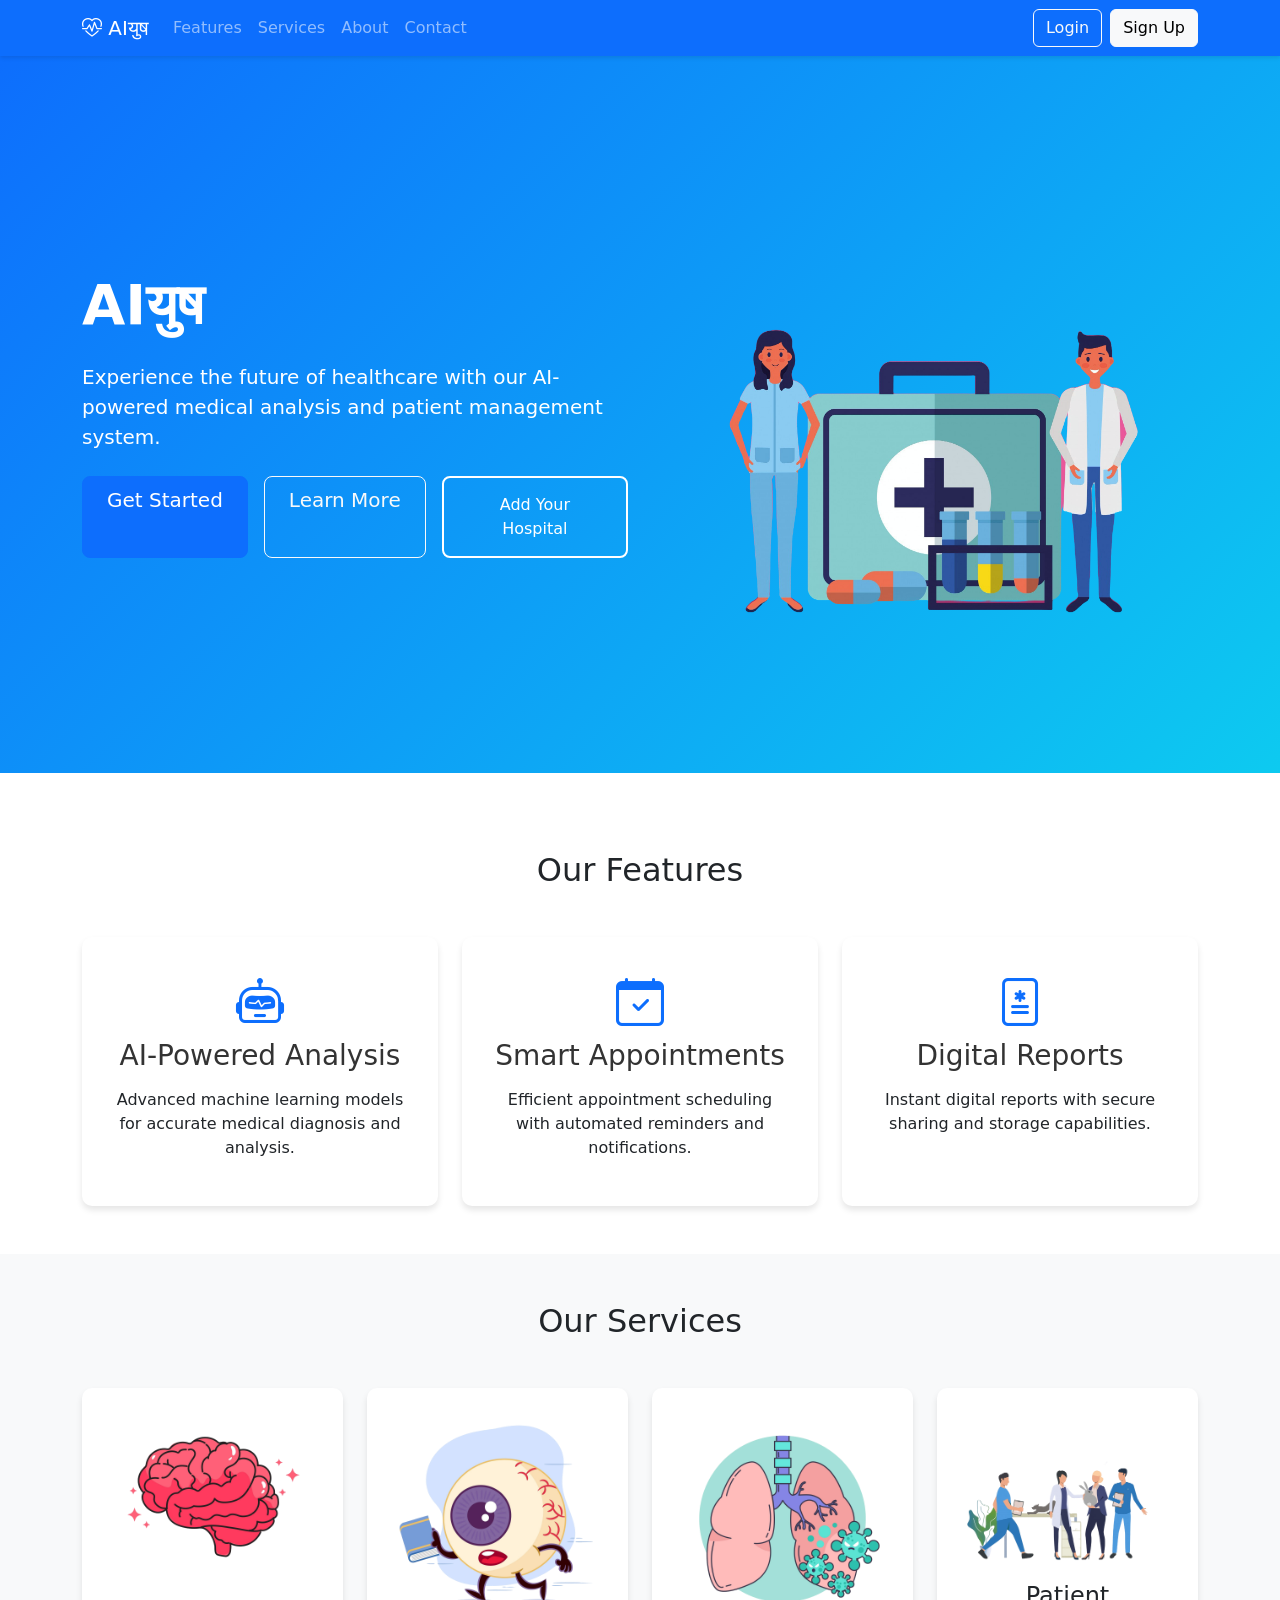
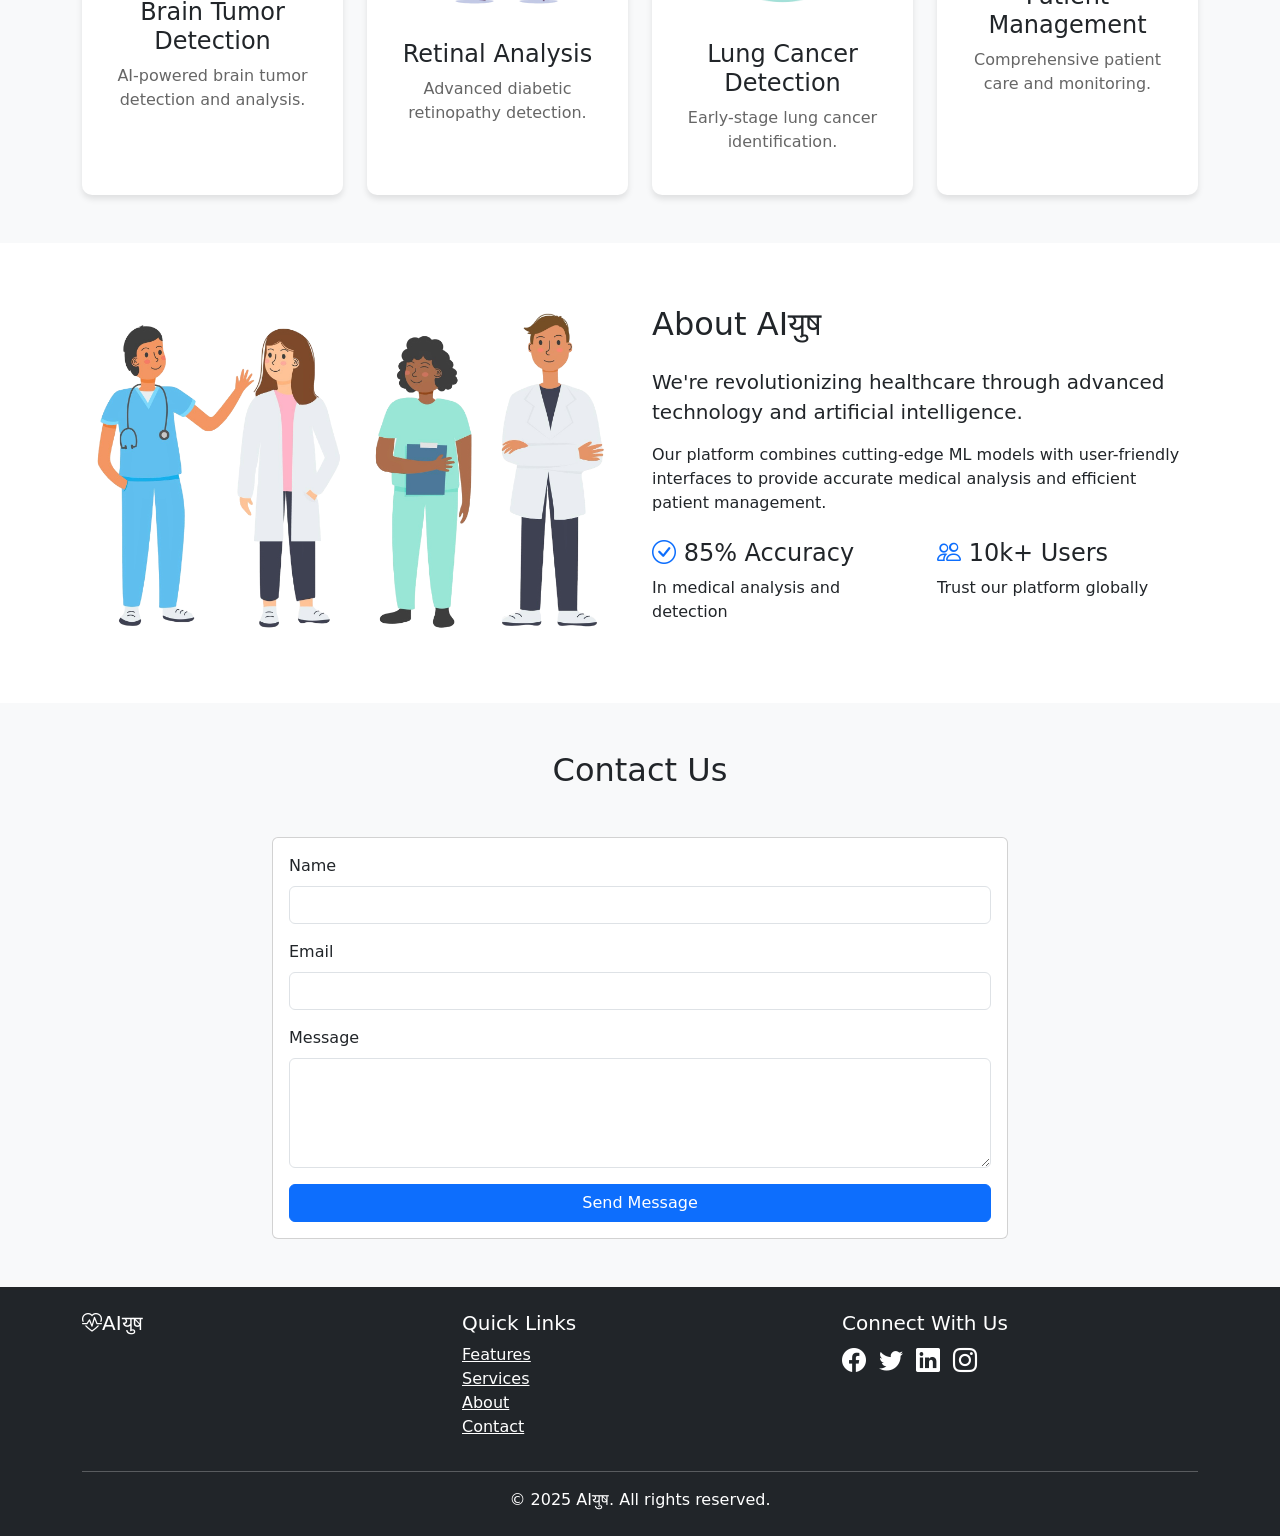
<file: index.html>
<!DOCTYPE html>
<html lang="en">
<head>
    <meta charset="UTF-8">
    <meta name="viewport" content="width=device-width, initial-scale=1.0">
    <title>AIयुष - Advanced Healthcare Platform</title>
    <link rel="stylesheet" href="styles.css">
    <link href="https://cdn.jsdelivr.net/npm/bootstrap@5.3.0/dist/css/bootstrap.min.css" rel="stylesheet">
    <link rel="stylesheet" href="https://cdn.jsdelivr.net/npm/bootstrap-icons@1.7.2/font/bootstrap-icons.css">
</head>
<body>
   
    <!-- Navigation -->
    <nav class="navbar navbar-expand-lg navbar-dark bg-primary sticky-top">
        <div class="container">
            <a class="navbar-brand" href="#">
                <i class="bi bi-heart-pulse"></i> AIयुष
            </a>
            <button class="navbar-toggler" type="button" data-bs-toggle="collapse" data-bs-target="#navbarNav">
                <span class="navbar-toggler-icon"></span>
            </button>
            <div class="collapse navbar-collapse" id="navbarNav">
                <ul class="navbar-nav me-auto">
                    <li class="nav-item">
                        <a class="nav-link" href="#features">Features</a>
                    </li>
                    <li class="nav-item">
                        <a class="nav-link" href="#services">Services</a>
                    </li>
                    <li class="nav-item">
                        <a class="nav-link" href="#about">About</a>
                    </li>
                    <li class="nav-item">
                        <a class="nav-link" href="#contact">Contact</a>
                    </li>
                </ul>
                <div id="google_translate_element" class="me-3"></div>
                <div class="d-flex">
                    <a href="login.html" class="btn btn-outline-light me-2" id="login">Login</a>
                    <a href="signup.html" class="btn btn-light" id="signup">Sign Up</a>
                </div>
            </div>
        </div>  
    </nav>

    <!-- Hero Section -->
    <section class="hero-section text-white text-center">
        <div class="container">
            <div class="row align-items-center">
                <div class="col-lg-6 text-lg-start">
                    <h1 class="display-4 fw-bold mb-4">AIयुष</h1>
                    <p class="lead mb-4">Experience the future of healthcare with our AI-powered medical analysis and patient management system.</p>
                    <div class="d-grid gap-3 d-sm-flex justify-content-sm-start">
                        <a href="signup.html" class="btn btn-primary btn-lg px-4">Get Started</a>
                        <a href="#features" class="btn btn-outline-light btn-lg px-4">Learn More</a>
                        <a href="hospital.html" class="hosp">Add Your Hospital</a>
                    </div>
                </div>
                <div class="col-lg-6">
                    <img src="freepik__upload__89551.jpg" alt="Healthcare Platform" class="img-fluid rounded-3 mt-5">
                </div>
            </div>
        </div>
    </section>

    <!-- Features Section -->
    <section id="features" class="py-5">
        <div class="container">
            <h2 class="text-center mb-5">Our Features</h2>
            <div class="row g-4">
                <div class="col-md-4">
                    <div class="feature-card text-center">
                        <i class="bi bi-robot"></i>
                        <h3>AI-Powered Analysis</h3>
                        <p>Advanced machine learning models for accurate medical diagnosis and analysis.</p>
                    </div>
                </div>
                <div class="col-md-4">
                    <div class="feature-card text-center">
                        <i class="bi bi-calendar-check"></i>
                        <h3>Smart Appointments</h3>
                        <p>Efficient appointment scheduling with automated reminders and notifications.</p>
                    </div>
                </div>
                <div class="col-md-4">
                    <div class="feature-card text-center">
                        <i class="bi bi-file-medical"></i>
                        <h3>Digital Reports</h3>
                        <p>Instant digital reports with secure sharing and storage capabilities.</p>
                    </div>
                </div>
            </div>
        </div>
    </section>

    <!-- Services Section -->
    <section id="services" class="py-5 bg-light">
        <div class="container">
            <h2 class="text-center mb-5">Our Services</h2>
            <div class="row g-4">
                <div class="col-md-6 col-lg-3">
                    <div class="service-card">
                        <img src="brain-tumor.png" alt="Brain Tumor Detection" class="img-fluid mb-3">
                        <h4>Brain Tumor Detection</h4>
                        <p>AI-powered brain tumor detection and analysis.</p>
                    </div>
                </div>
                <div class="col-md-6 col-lg-3">
                    <div class="service-card">
                        <img src="retinal-analysis.png" alt="Retinal Analysis" class="img-fluid mb-3">
                        <h4>Retinal Analysis</h4>
                        <p>Advanced diabetic retinopathy detection.</p>
                    </div>
                </div>
                <div class="col-md-6 col-lg-3">
                    <div class="service-card">
                        <img src="lung-cancer.png" alt="Lung Cancer Detection" class="img-fluid mb-3">
                        <h4>Lung Cancer Detection</h4>
                        <p>Early-stage lung cancer identification.</p>
                    </div>
                </div>
                <div class="col-md-6 col-lg-3">
                    <div class="service-card">
                        <img src="management.png" alt="Patient Management" class="img-fluid mb-3">
                        <h4>Patient Management</h4>
                        <p>Comprehensive patient care and monitoring.</p>
                    </div>
                </div>
            </div>
        </div>
    </section>

    <!-- About Section -->
    <section id="about" class="py-5">
        <div class="container">
            <div class="row align-items-center">
                <div class="col-lg-6">
                    <img src="rb_2148490677.png" alt="About Us" class="img-fluid rounded-3">
                </div>
                <div class="col-lg-6">
                    <h2 class="mb-4">About AIयुष</h2>
                    <p class="lead">We're revolutionizing healthcare through advanced technology and artificial intelligence.</p>
                    <p>Our platform combines cutting-edge ML models with user-friendly interfaces to provide accurate medical analysis and efficient patient management.</p>
                    <div class="row mt-4">
                        <div class="col-6">
                            <h4><i class="bi bi-check-circle text-primary"></i> 85% Accuracy</h4>
                            <p>In medical analysis and detection</p>
                        </div>
                        <div class="col-6">
                            <h4><i class="bi bi-people text-primary"></i> 10k+ Users</h4>
                            <p>Trust our platform globally</p>
                        </div>
                    </div>
                </div>
            </div>
        </div>
    </section>

    <!-- Contact Section -->
    <section id="contact" class="py-5 bg-light">
        <div class="container">
            <h2 class="text-center mb-5">Contact Us</h2>
            <div class="row justify-content-center">
                <div class="col-md-8">
                    <div class="card">
                        <div class="card-body">
                            <form id="contactForm">
                                <div class="mb-3">
                                    <label class="form-label">Name</label>
                                    <input type="text" class="form-control" required>
                                </div>
                                <div class="mb-3">
                                    <label class="form-label">Email</label>
                                    <input type="email" class="form-control" required>
                                </div>
                                <div class="mb-3">
                                    <label class="form-label">Message</label>
                                    <textarea class="form-control" rows="4" required></textarea>
                                </div>
                                <div class="d-grid">
                                    <button type="submit" class="btn btn-primary">Send Message</button>
                                </div>
                            </form>
                        </div>
                    </div>
                </div>
            </div>
        </div>
    </section>

    <!-- Footer -->
    <footer class="bg-dark text-white py-4">
        <div class="container">
            <div class="row">
                <div class="col-md-4">
                    <h5><i class="bi bi-heart-pulse"></i>AIयुष</h5>
                    
                </div>
                <div class="col-md-4">
                    <h5>Quick Links</h5>
                    <ul class="list-unstyled">
                        <li><a href="#features" class="text-white">Features</a></li>
                        <li><a href="#services" class="text-white">Services</a></li>
                        <li><a href="#about" class="text-white">About</a></li>
                        <li><a href="#contact" class="text-white">Contact</a></li>
                    </ul>
                </div>
                <div class="col-md-4">
                    <h5>Connect With Us</h5>
                    <div class="social-links">
                        <a href="#" class="text-white me-2"><i class="bi bi-facebook"></i></a>
                        <a href="#" class="text-white me-2"><i class="bi bi-twitter"></i></a>
                        <a href="#" class="text-white me-2"><i class="bi bi-linkedin"></i></a>
                        <a href="#" class="text-white"><i class="bi bi-instagram"></i></a>
                    </div>
                </div>
            </div>
            <hr>
            <div class="text-center">
                <p class="mb-0">&copy; 2025 AIयुष. All rights reserved.</p>
            </div>
        </div>
    </footer>

    <script src="https://cdn.jsdelivr.net/npm/bootstrap@5.3.0/dist/js/bootstrap.bundle.min.js"></script>
    <script src="script.js"></script>
    <script type="text/javascript" src="//translate.google.com/translate_a/element.js?cb=googleTranslateElementInit"></script>
</body>
</html>
</file>
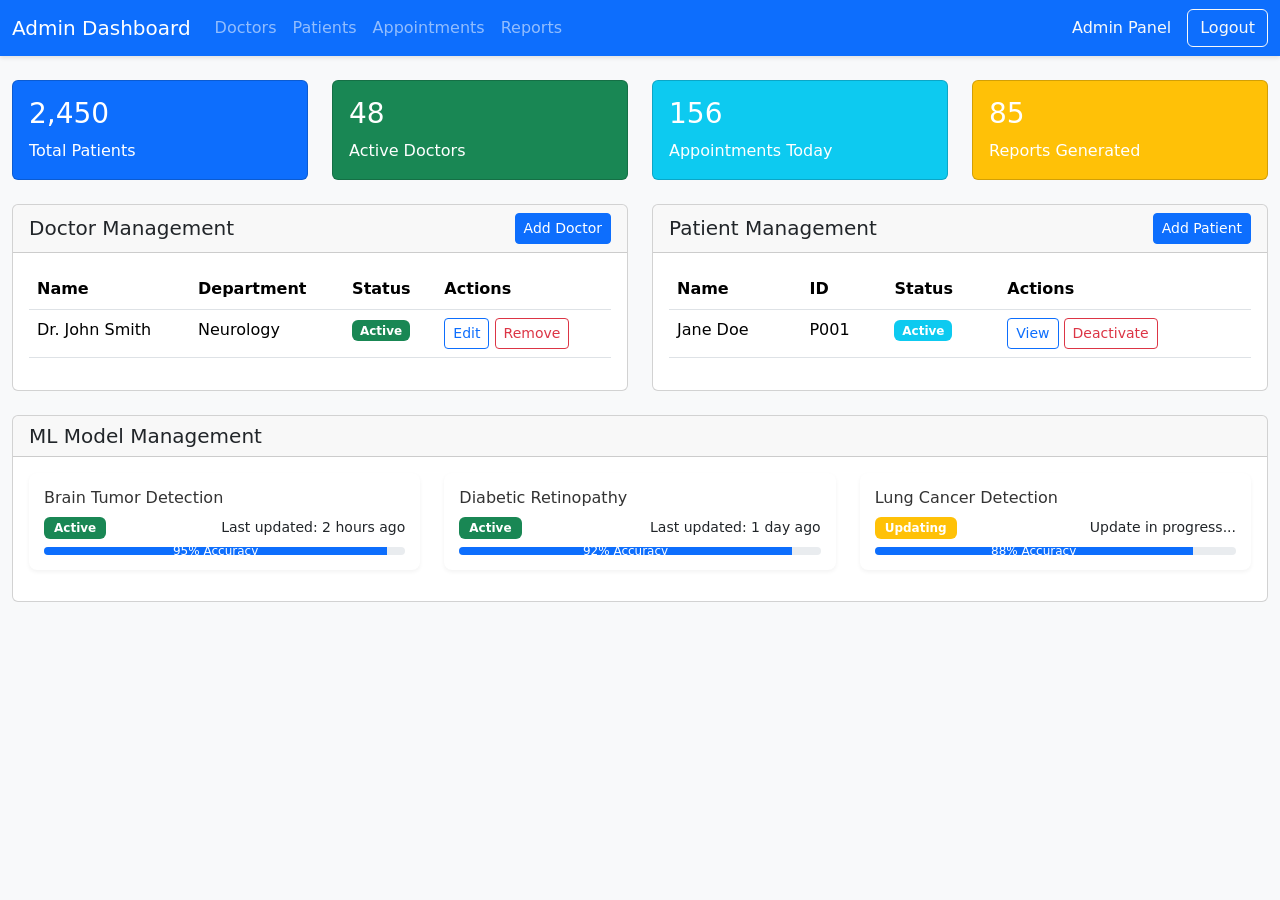
<file: admin-dashboard.html>
<!DOCTYPE html>
<html lang="en">
<head>
    <meta charset="UTF-8">
    <meta name="viewport" content="width=device-width, initial-scale=1.0">
    <title>Admin Dashboard - AIयुष</title>
    <link rel="stylesheet" href="styles.css">
    <link href="https://cdn.jsdelivr.net/npm/bootstrap@5.3.0/dist/css/bootstrap.min.css" rel="stylesheet">
    <link rel="stylesheet" href="https://cdn.jsdelivr.net/npm/bootstrap-icons@1.7.2/font/bootstrap-icons.css">
</head>
<body class="admin-dashboard">
    <nav class="navbar navbar-expand-lg navbar-dark bg-primary sticky-top">
        <div class="container-fluid">
            <a class="navbar-brand" href="#">Admin Dashboard</a>
            <button class="navbar-toggler" type="button" data-bs-toggle="collapse" data-bs-target="#navbarNav">
                <span class="navbar-toggler-icon"></span>
            </button>
            <div class="collapse navbar-collapse" id="navbarNav">
                <ul class="navbar-nav me-auto">
                    <li class="nav-item">
                        <a class="nav-link" href="#doctors">Doctors</a>
                    </li>
                    <li class="nav-item">
                        <a class="nav-link" href="#patients">Patients</a>
                    </li>
                    <li class="nav-item">
                        <a class="nav-link" href="#appointments">Appointments</a>
                    </li>
                    <li class="nav-item">
                        <a class="nav-link" href="#reports">Reports</a>
                    </li>
                </ul>
                <div class="d-flex align-items-center">
                    <span class="text-light me-3">Admin Panel</span>
                    <button class="btn btn-outline-light" onclick="logout()">Logout</button>
                </div>
            </div>
        </div>
    </nav>

    <div class="container-fluid py-4">
        <div class="row">
            <!-- Stats Cards -->
            <div class="col-md-3">
                <div class="card stat-card bg-primary text-white mb-4">
                    <div class="card-body">
                        <h3>2,450</h3>
                        <p class="mb-0">Total Patients</p>
                    </div>
                </div>
            </div>
            <div class="col-md-3">
                <div class="card stat-card bg-success text-white mb-4">
                    <div class="card-body">
                        <h3>48</h3>
                        <p class="mb-0">Active Doctors</p>
                    </div>
                </div>
            </div>
            <div class="col-md-3">
                <div class="card stat-card bg-info text-white mb-4">
                    <div class="card-body">
                        <h3>156</h3>
                        <p class="mb-0">Appointments Today</p>
                    </div>
                </div>
            </div>
            <div class="col-md-3">
                <div class="card stat-card bg-warning text-white mb-4">
                    <div class="card-body">
                        <h3>85</h3>
                        <p class="mb-0">Reports Generated</p>
                    </div>
                </div>
            </div>
        </div>

        <div class="row">
            <!-- Doctor Management -->
            <div class="col-md-6">
                <div class="card mb-4">
                    <div class="card-header d-flex justify-content-between align-items-center">
                        <h5 class="mb-0">Doctor Management</h5>
                        <button class="btn btn-primary btn-sm" data-bs-toggle="modal" data-bs-target="#addDoctorModal">
                            Add Doctor
                        </button>
                    </div>
                    <div class="card-body">
                        <div class="table-responsive">
                            <table class="table">
                                <thead>
                                    <tr>
                                        <th>Name</th>
                                        <th>Department</th>
                                        <th>Status</th>
                                        <th>Actions</th>
                                    </tr>
                                </thead>
                                <tbody>
                                    <tr>
                                        <td>Dr. John Smith</td>
                                        <td>Neurology</td>
                                        <td><span class="badge bg-success">Active</span></td>
                                        <td>
                                            <button class="btn btn-sm btn-outline-primary">Edit</button>
                                            <button class="btn btn-sm btn-outline-danger">Remove</button>
                                        </td>
                                    </tr>
                                </tbody>
                            </table>
                        </div>
                    </div>
                </div>
            </div>

            <!-- Patient Management -->
            <div class="col-md-6">
                <div class="card mb-4">
                    <div class="card-header d-flex justify-content-between align-items-center">
                        <h5 class="mb-0">Patient Management</h5>
                        <button class="btn btn-primary btn-sm" data-bs-toggle="modal" data-bs-target="#addPatientModal">
                            Add Patient
                        </button>
                    </div>
                    <div class="card-body">
                        <div class="table-responsive">
                            <table class="table">
                                <thead>
                                    <tr>
                                        <th>Name</th>
                                        <th>ID</th>
                                        <th>Status</th>
                                        <th>Actions</th>
                                    </tr>
                                </thead>
                                <tbody>
                                    <tr>
                                        <td>Jane Doe</td>
                                        <td>P001</td>
                                        <td><span class="badge bg-info">Active</span></td>
                                        <td>
                                            <button class="btn btn-sm btn-outline-primary">View</button>
                                            <button class="btn btn-sm btn-outline-danger">Deactivate</button>
                                        </td>
                                    </tr>
                                </tbody>
                            </table>
                        </div>
                    </div>
                </div>
            </div>
        </div>

        <!-- ML Model Management -->
        <div class="card mb-4">
            <div class="card-header">
                <h5 class="mb-0">ML Model Management</h5>
            </div>
            <div class="card-body">
                <div class="row">
                    <div class="col-md-4">
                        <div class="model-status-card">
                            <h6>Brain Tumor Detection</h6>
                            <div class="d-flex justify-content-between align-items-center">
                                <span class="badge bg-success">Active</span>
                                <small>Last updated: 2 hours ago</small>
                            </div>
                            <div class="progress mt-2">
                                <div class="progress-bar" role="progressbar" style="width: 95%">95% Accuracy</div>
                            </div>
                        </div>
                    </div>
                    <div class="col-md-4">
                        <div class="model-status-card">
                            <h6>Diabetic Retinopathy</h6>
                            <div class="d-flex justify-content-between align-items-center">
                                <span class="badge bg-success">Active</span>
                                <small>Last updated: 1 day ago</small>
                            </div>
                            <div class="progress mt-2">
                                <div class="progress-bar" role="progressbar" style="width: 92%">92% Accuracy</div>
                            </div>
                        </div>
                    </div>
                    <div class="col-md-4">
                        <div class="model-status-card">
                            <h6>Lung Cancer Detection</h6>
                            <div class="d-flex justify-content-between align-items-center">
                                <span class="badge bg-warning">Updating</span>
                                <small>Update in progress...</small>
                            </div>
                            <div class="progress mt-2">
                                <div class="progress-bar" role="progressbar" style="width: 88%">88% Accuracy</div>
                            </div>
                        </div>
                    </div>
                </div>
            </div>
        </div>
    </div>

    <!-- Add Doctor Modal -->
    <div class="modal fade" id="addDoctorModal" tabindex="-1">
        <div class="modal-dialog">
            <div class="modal-content">
                <div class="modal-header">
                    <h5 class="modal-title">Add New Doctor</h5>
                    <button type="button" class="btn-close" data-bs-dismiss="modal"></button>
                </div>
                <div class="modal-body">
                    <form id="addDoctorForm">
                        <div class="mb-3">
                            <label class="form-label">Full Name</label>
                            <input type="text" class="form-control" required>
                        </div>
                        <div class="mb-3">
                            <label class="form-label">Department</label>
                            <select class="form-select" required>
                                <option value="">Select Department</option>
                                <option>Neurology</option>
                                <option>Cardiology</option>
                                <option>Orthopedics</option>
                            </select>
                        </div>
                        <div class="mb-3">
                            <label class="form-label">Email</label>
                            <input type="email" class="form-control" required>
                        </div>
                        <div class="mb-3">
                            <label class="form-label">Phone</label>
                            <input type="tel" class="form-control" required>
                        </div>
                    </form>
                </div>
                <div class="modal-footer">
                    <button type="button" class="btn btn-secondary" data-bs-dismiss="modal">Close</button>
                    <button type="button" class="btn btn-primary">Add Doctor</button>
                </div>
            </div>
        </div>
    </div>

    <script src="https://cdn.jsdelivr.net/npm/bootstrap@5.3.0/dist/js/bootstrap.bundle.min.js"></script>
    <script src="admin-dashboard.js"></script>
</body>
</html>
</file>
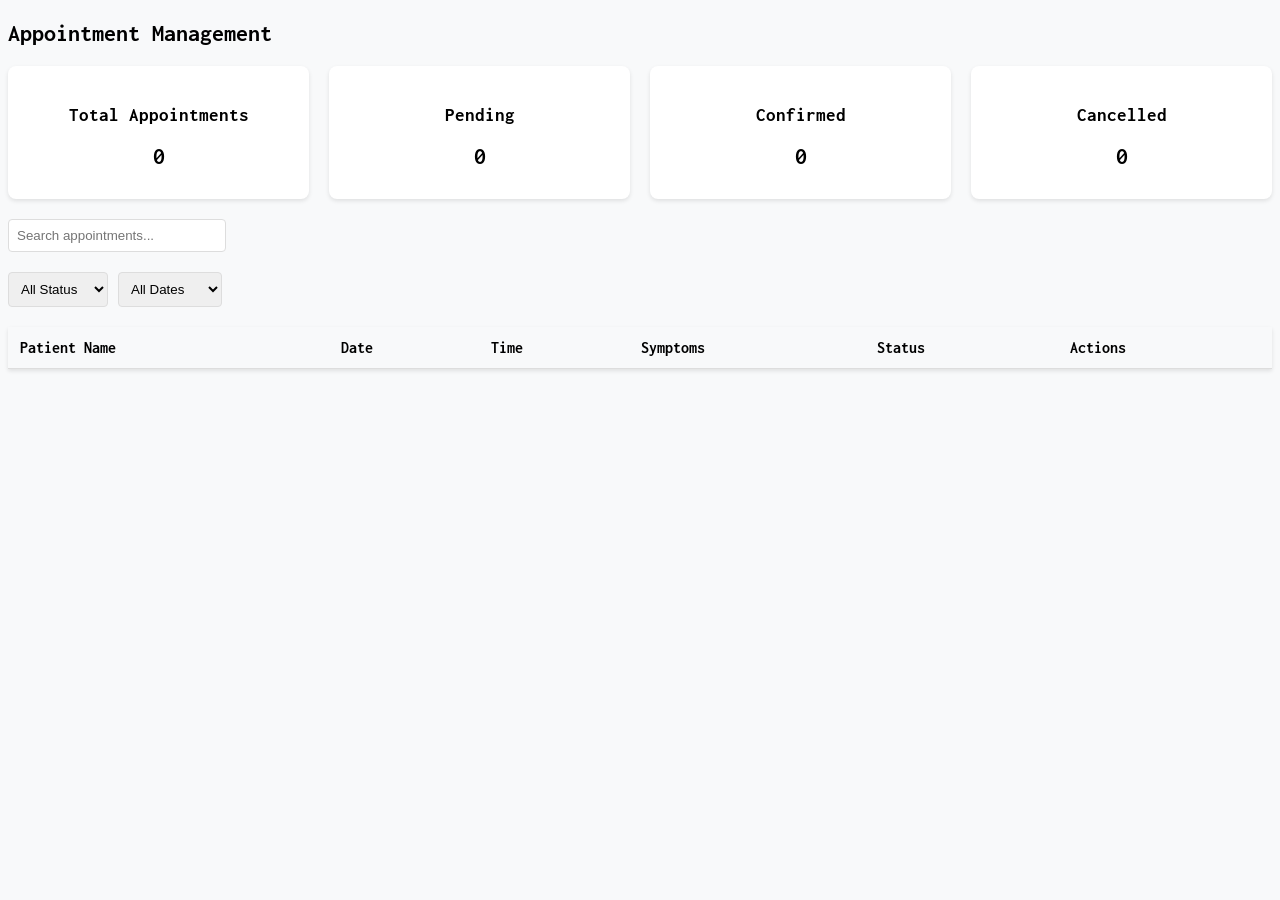
<file: appointment-view.html>
<!DOCTYPE html>
<html lang="en">
<head>
    <meta charset="UTF-8">
    <meta name="viewport" content="width=device-width, initial-scale=1.0">
    <title>Appointment Management - Doctor Dashboard</title>
    <link rel="stylesheet" href="styles.css">
    <style>
        .appointment-table {
            width: 100%;
            border-collapse: collapse;
            margin: 20px 0;
            background: white;
            box-shadow: 0 2px 4px rgba(0,0,0,0.1);
        }

        .appointment-table th,
        .appointment-table td {
            padding: 12px;
            text-align: left;
            border-bottom: 1px solid #ddd;
        }

        .appointment-table th {
            background: #f8f9fa;
            font-weight: bold;
        }

        .appointment-table tr:hover {
            background: #f5f5f5;
        }

        .status-badge {
            padding: 5px 10px;
            border-radius: 15px;
            font-size: 12px;
            font-weight: bold;
        }

        .status-pending {
            background: #ffd700;
            color: #000;
        }

        .status-confirmed {
            background: #90EE90;
            color: #000;
        }

        .status-cancelled {
            background: #ff6b6b;
            color: white;
        }

        .action-buttons button {
            padding: 5px 10px;
            margin: 0 5px;
            border: none;
            border-radius: 4px;
            cursor: pointer;
        }

        .toolbar {
            display: flex;
            justify-content: space-between;
            align-items: center;
            margin-bottom: 20px;
        }

        .search-box {
            padding: 8px;
            border: 1px solid #ddd;
            border-radius: 4px;
            width: 200px;
        }

        .filters {
            display: flex;
            gap: 10px;
            margin-bottom: 20px;
        }

        .filter-select {
            padding: 8px;
            border: 1px solid #ddd;
            border-radius: 4px;
        }

        .summary-cards {
            display: grid;
            grid-template-columns: repeat(auto-fit, minmax(200px, 1fr));
            gap: 20px;
            margin-bottom: 20px;
        }

        .summary-card {
            background: white;
            padding: 20px;
            border-radius: 8px;
            box-shadow: 0 2px 4px rgba(0,0,0,0.1);
            text-align: center;
        }

        .summary-number {
            font-size: 24px;
            font-weight: bold;
            margin: 10px 0;
        }
    </style>
</head>
<body>
    <div class="container">
        <h2>Appointment Management</h2>

        <!-- Summary Cards -->
        <div class="summary-cards">
            <div class="summary-card">
                <h3>Total Appointments</h3>
                <div class="summary-number" id="totalAppointments">0</div>
            </div>
            <div class="summary-card">
                <h3>Pending</h3>
                <div class="summary-number" id="pendingAppointments">0</div>
            </div>
            <div class="summary-card">
                <h3>Confirmed</h3>
                <div class="summary-number" id="confirmedAppointments">0</div>
            </div>
            <div class="summary-card">
                <h3>Cancelled</h3>
                <div class="summary-number" id="cancelledAppointments">0</div>
            </div>
        </div>

        <!-- Toolbar -->
        <div class="toolbar">
            <input type="text" class="search-box" id="searchAppointments" placeholder="Search appointments...">
        </div>

        <!-- Filters -->
        <div class="filters">
            <select class="filter-select" id="statusFilter">
                <option value="">All Status</option>
                <option value="pending">Pending</option>
                <option value="confirmed">Confirmed</option>
                <option value="cancelled">Cancelled</option>
            </select>
            <select class="filter-select" id="dateFilter">
                <option value="">All Dates</option>
                <option value="today">Today</option>
                <option value="tomorrow">Tomorrow</option>
                <option value="week">This Week</option>
                <option value="month">This Month</option>
            </select>
        </div>

        <!-- Appointment Table -->
        <table class="appointment-table">
            <thead>
                <tr>
                    <th>Patient Name</th>
                    <th>Date</th>
                    <th>Time</th>
                    <th>Symptoms</th>
                    <th>Status</th>
                    <th>Actions</th>
                </tr>
            </thead>
            <tbody id="appointmentTableBody">
                <!-- Appointments will be populated here -->
            </tbody>
        </table>
    </div>

    <script src="appointment-manager.js"></script>
    <script>
        // Function to update appointment table
        function updateAppointmentTable() {
            const tableBody = document.getElementById('appointmentTableBody');
            const currentUser = JSON.parse(localStorage.getItem('currentUser'));
            const appointments = appointmentManager.getDoctorAppointments(currentUser.id);
            
            tableBody.innerHTML = '';
            appointments.forEach(apt => {
                const row = document.createElement('tr');
                row.innerHTML = `
                    <td>${apt.patientName}</td>
                    <td>${apt.date}</td>
                    <td>${apt.time}</td>
                    <td>${apt.symptoms}</td>
                    <td><span class="status-badge status-${apt.status}">${apt.status}</span></td>
                    <td class="action-buttons">
                        <button onclick="updateStatus(${apt.id}, 'confirmed')" 
                                ${apt.status === 'confirmed' ? 'disabled' : ''}>
                            Confirm
                        </button>
                        <button onclick="updateStatus(${apt.id}, 'cancelled')"
                                ${apt.status === 'cancelled' ? 'disabled' : ''}>
                            Cancel
                        </button>
                    </td>
                `;
                tableBody.appendChild(row);
            });

            // Update summary cards
            const summary = appointmentManager.generateSummary();
            document.getElementById('totalAppointments').textContent = summary.total;
            document.getElementById('pendingAppointments').textContent = summary.pending;
            document.getElementById('confirmedAppointments').textContent = summary.confirmed;
            document.getElementById('cancelledAppointments').textContent = summary.cancelled;
        }

        // Function to update appointment status
        function updateStatus(appointmentId, status) {
            appointmentManager.updateAppointmentStatus(appointmentId, status);
            updateAppointmentTable();
        }

        // Search functionality
        document.getElementById('searchAppointments').addEventListener('input', function(e) {
            const searchTerm = e.target.value.toLowerCase();
            const rows = document.querySelectorAll('#appointmentTableBody tr');
            
            rows.forEach(row => {
                const text = row.textContent.toLowerCase();
                row.style.display = text.includes(searchTerm) ? '' : 'none';
            });
        });

        // Filter functionality
        document.getElementById('statusFilter').addEventListener('change', function(e) {
            const status = e.target.value;
            const rows = document.querySelectorAll('#appointmentTableBody tr');
            
            rows.forEach(row => {
                const rowStatus = row.querySelector('.status-badge').textContent;
                row.style.display = !status || rowStatus === status ? '' : 'none';
            });
        });

        // Initialize table
        document.addEventListener('DOMContentLoaded', updateAppointmentTable);
    </script>
</body>
</html>
</file>
<file: styles.css>
@import url('https://fonts.googleapis.com/css2?family=Inconsolata:wght@200..900&family=Inter:ital,opsz,wght@0,14..32,100..900;1,14..32,100..900&family=Quicksand:wght@300..700&display=swap');
body {
    background-color: #f8f9fa;
    overflow-x: hidden;
    font-family: 'Inconsolata', monospace;
}
#google_translate_element {
    display: inline-block;
    vertical-align: middle;
    margin-left: 10px;
}

/* Style the Google Translate dropdown */
.goog-te-gadget {
    font-family: 'Inconsolata', monospace !important;
    color: white !important;
}

.goog-te-gadget .goog-te-combo {
    padding: 4px 8px;
    border-radius: 4px;
    border: 1px solid rgba(255, 255, 255, 0.3);
    background-color: rgba(255, 255, 255, 0.1);
    color: white;
    font-size: 14px;
    margin: 0;
}

iframe.goog-te-banner-frame {
    display: none !important; /* Hides the Google Translate banner */
}

/* Ensure no extra gap left from the iframe removal */
html {
    margin-top: 0 !important;
}

/* Hide the "Translated into" and other dropdown-related elements */
.goog-te-gadget-simple span {
    display: none !important;
}

.navbar {
    box-shadow: 0 2px 4px rgba(0,0,0,0.1);
}

.hero-section {
    background: linear-gradient(135deg, #0d6efd 0%, #0dcaf0 100%);
    color: white;
    padding: 100px 0;
    margin-bottom: 30px;
}

.hero-section h1 {
    font-weight: 700;
    margin-bottom: 20px;
}

.quick-actions {
    margin-top: -30px;
}

.quick-action-card {
    background: white;
    border-radius: 10px;
    padding: 20px;
    text-align: center;
    box-shadow: 0 4px 6px rgba(0,0,0,0.1);
    height: 100%;
    transition: transform 0.3s;
}

.quick-action-card:hover {
    transform: translateY(-5px);
}

.quick-action-card i {
    font-size: 2rem;
    color: #0d6efd;
    margin-bottom: 15px;
}

.quick-action-card h4 {
    font-size: 1.1rem;
    margin-bottom: 15px;
}

.feature-card {
    background: white;
    border-radius: 10px;
    padding: 30px;
    box-shadow: 0 4px 6px rgba(0,0,0,0.1);
    height: 100%;
    transition: transform 0.3s ease;
}

.feature-card:hover {
    transform: translateY(-5px);
}

.feature-card i {
    font-size: 3rem;
    color: #0d6efd;
    margin-bottom: 20px;
}

.feature-card h3 {
    color: #333;
    margin-bottom: 15px;
}

.feature-card ul {
    padding-left: 20px;
    margin-top: 15px;
}

.feature-card li {
    margin-bottom: 8px;
    color: #666;
}

.service-card {
    background: white;
    border-radius: 10px;
    padding: 25px;
    text-align: center;
    box-shadow: 0 4px 6px rgba(0,0,0,0.1);
    height: 100%;
    transition: transform 0.3s ease;
}

.service-card:hover {
    transform: translateY(-5px);
}

.service-card i {
    font-size: 2.5rem;
    color: #0d6efd;
    margin-bottom: 20px;
}

.service-card img {
    border-radius: 8px;
    margin-bottom: 15px;
}

.service-card h3 {
    font-size: 1.3rem;
    margin-bottom: 15px;
    color: #333;
}

.service-card p {
    color: #666;
}

.social-links a {
    font-size: 1.5rem;
    transition: color 0.3s ease;
}

.social-links a:hover {
    color: #0dcaf0 !important;
}

.modal-content {
    border-radius: 10px;
    border: none;
}

.modal-header {
    background: #f8f9fa;
    border-radius: 10px 10px 0 0;
}

.form-control, .form-select {
    border-radius: 8px;
    border: 1px solid #dee2e6;
    padding: 10px 15px;
}

.form-control:focus, .form-select:focus {
    border-color: #0d6efd;
    box-shadow: 0 0 0 0.2rem rgba(13, 110, 253, 0.25);
}

.btn {
    border-radius: 8px;
    padding: 8px 20px;
    font-weight: 500;
}

.btn-primary {
    background: #0d6efd;
    border: none;
}

.btn-primary:hover {
    background: #0b5ed7;
    transform: translateY(-1px);
}

@media (max-width: 768px) {
    .hero-section {
        padding: 3rem 0;
    }
    
    #google_translate_element {
        margin: 10px 0;
        display: block;
        text-align: center;
    }
    
    .quick-action-card {
        margin-bottom: 1rem;
    }
    
    .feature-card, .service-card {
        margin-bottom: 2rem;
    }
}

/* Doctor Dashboard Styles */
.doctor-dashboard {
    background-color: #f8f9fa;
}

.stats-item {
    display: flex;
    align-items: center;
    margin-bottom: 15px;
    padding: 10px;
    background: #f8f9fa;
    border-radius: 8px;
}

.stats-item i {
    font-size: 1.5rem;
    color: #0d6efd;
    margin-right: 15px;
}

.model-list {
    list-style: none;
    padding: 0;
}

.model-list li {
    display: flex;
    align-items: center;
    margin-bottom: 10px;
    padding: 8px;
    background: #f8f9fa;
    border-radius: 6px;
}

.model-list i {
    margin-right: 10px;
}

.results-content {
    padding: 20px;
    background: #fff;
    border-radius: 8px;
}

.results-content .alert {
    margin-bottom: 20px;
}

.results-content ul li {
    margin-bottom: 8px;
}

.report-container {
    padding: 20px;
    background: white;
}

.report-container h4 {
    color: #0d6efd;
    margin-bottom: 20px;
}

.toast {
    background: white;
    border-radius: 8px;
    box-shadow: 0 4px 6px rgba(0,0,0,0.1);
}

.toast-header {
    background: #f8f9fa;
    border-radius: 8px 8px 0 0;
}

/* Responsive adjustments */
@media (max-width: 768px) {
    .stats-item {
        margin-bottom: 10px;
    }
    
    .model-list li {
        font-size: 0.9rem;
    }
    
    .results-content {
        padding: 15px;
    }
}

/* Admin Dashboard Styles */
.admin-dashboard {
    background-color: #f8f9fa;
}

.stat-card {
    border: none;
    border-radius: 10px;
    transition: transform 0.2s;
}

.stat-card:hover {
    transform: translateY(-5px);
}

.model-status-card {
    background: #fff;
    padding: 15px;
    border-radius: 8px;
    margin-bottom: 15px;
    box-shadow: 0 2px 4px rgba(0,0,0,0.05);
}

.model-status-card h6 {
    margin-bottom: 10px;
    color: #333;
}

.model-status-card .progress {
    height: 8px;
    margin-top: 10px;
}

.model-status-card .badge {
    padding: 5px 10px;
}

/* Patient Dashboard Styles */
.patient-dashboard {
    background-color: #f8f9fa;
}

.metric-card {
    background: #fff;
    padding: 20px;
    border-radius: 10px;
    text-align: center;
    box-shadow: 0 2px 4px rgba(0,0,0,0.05);
}

.metric-card i {
    font-size: 2rem;
    color: #0d6efd;
    margin-bottom: 10px;
}

.metric-card h6 {
    margin-bottom: 5px;
    color: #333;
}

.metric-card p {
    font-size: 1.2rem;
    font-weight: bold;
    margin-bottom: 5px;
}

/* Responsive adjustments */
@media (max-width: 768px) {
    .stat-card {
        margin-bottom: 15px;
    }
    
    .model-status-card {
        margin-bottom: 10px;
    }
    
    .metric-card {
        margin-bottom: 15px;
    }
}

/* Authentication Pages Styles */
.auth-page {
    background: linear-gradient(135deg, #0d6efd20 0%, #0dcaf020 100%);
    min-height: 100vh;
}

.auth-card {
    background: white;
    padding: 2rem;
    border-radius: 15px;
    box-shadow: 0 4px 6px rgba(0, 0, 0, 0.1);
}

.auth-card .bi-heart-pulse {
    color: #0d6efd;
}

.social-login {
    margin-top: 2rem;
}

.social-login .btn {
    width: 45px;
    height: 45px;
    padding: 10px;
    border-radius: 50%;
    transition: all 0.3s ease;
}

.social-login .btn:hover {
    transform: translateY(-3px);
    box-shadow: 0 4px 6px rgba(0, 0, 0, 0.1);
}

.form-control:focus,
.form-select:focus {
    border-color: #0d6efd;
    box-shadow: 0 0 0 0.2rem rgba(13, 110, 253, 0.25);
}

.input-group-text {
    background-color: transparent;
    border-right: none;
}

.input-group .form-control {
    border-left: none;
}

.input-group .form-control:focus {
    border-left: none;
    border-color: #ced4da;
}

.input-group .form-control:focus + .input-group-text {
    border-color: #ced4da;
}

/* Responsive adjustments for auth pages */
@media (max-width: 768px) {
    .auth-card {
        padding: 1.5rem;
        margin: 1rem;
    }
    
    .social-login {
        margin-top: 1.5rem;
    }
}
/* Base button styles */
.btn {
    display: inline-block;
    font-weight: 400;
    text-align: center;
    white-space: nowrap;
    vertical-align: middle;
    user-select: none;
    border: 1px solid transparent;
    padding: 0.375rem 0.75rem;
    font-size: 1rem;
    line-height: 1.5;
    border-radius: 0.375rem;
    transition: color 0.15s ease-in-out, background-color 0.15s ease-in-out,
      border-color 0.15s ease-in-out, box-shadow 0.15s ease-in-out;
  }
  
  /* Primary button */
  .btn-primary {
    color: #fff;
    background-color: #0d6efd;
    border-color: #0d6efd;
  }
  
  .btn-primary:hover {
    color: #fff;
    background-color: #0b5ed7;
    border-color: #0a58ca;
  }
  
  /* Secondary button */
  .btn-secondary {
    color: #fff;
    background-color: #6c757d;
    border-color: #6c757d;
  }
  
  .btn-secondary:hover {
    color: #fff;
    background-color: #5c636a;
    border-color: #565e64;
  }
  
  /* Success button */
  .btn-success {
    color: #fff;
    background-color: #198754;
    border-color: #198754;
  }
  
  .btn-success:hover {
    color: #fff;
    background-color: #157347;
    border-color: #146c43;
  }
  
  /* Outline button */
  .btn-outline-primary {
    color: #0d6efd;
    background-color: transparent;
    border-color: #0d6efd;
  }
  
  .btn-outline-primary:hover {
    color: #fff;
    background-color: #0d6efd;
    border-color: #0d6efd;
  }
  
  /* Button sizes */
  .btn-lg {
    padding: 0.5rem 1rem;
    font-size: 1.25rem;
    border-radius: 0.5rem;
  }
  
  .btn-sm {
    padding: 0.25rem 0.5rem;
    font-size: 0.875rem;
    border-radius: 0.25rem;
  }
  
  /* Disabled state */
  .btn:disabled,
  .btn.disabled {
    pointer-events: none;
    opacity: 0.65;
  }

  .hosp {
    color: white;
    padding: 15px 32px;
    font-size: 16px;
    background-color: transparent;
    border: 2px solid white;
    text-align: center;
    text-decoration: none;
    cursor: pointer;
    border-radius: 8px;
    transition-duration: 0.3s;
    order: 2; /* This places it in the middle */
}

.hosp:hover {
    color: black;
    background-color: white;
    transform: translateY(-3px);
}
</file>
